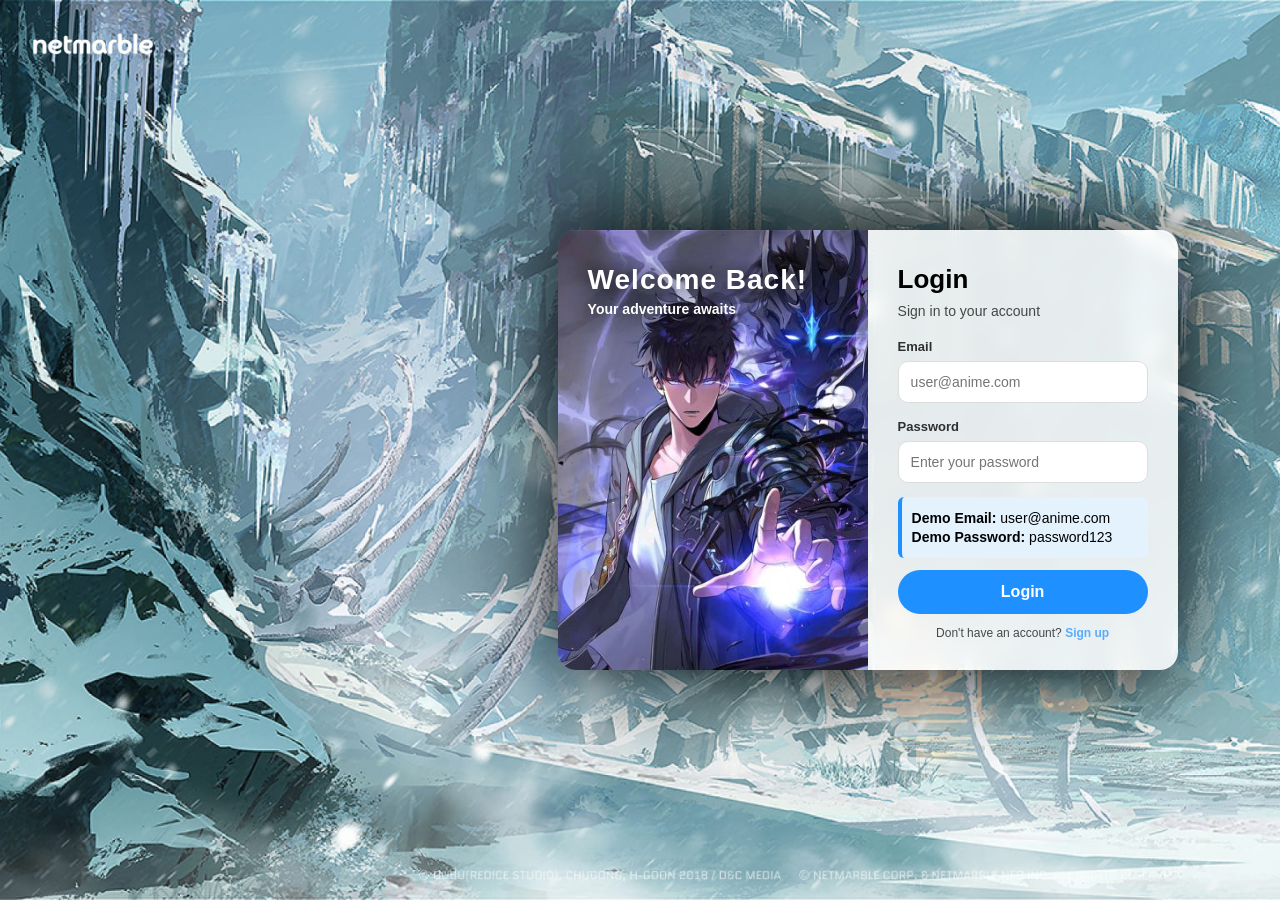
<file: login.html>
﻿<!DOCTYPE html>
<html lang="en">

<head>
    <meta charset="UTF-8">
    <meta name="viewport" content="width=device-width, initial-scale=1.0">
    <title>Login | Anime Atlas</title>
        <link rel="stylesheet" href="css/style.css">
</head>

<body class="login-page">

    <div class="main-card">
        <div class="card-left">
            <h2>Welcome Back!</h2>
            <p>Your adventure awaits</p>
        </div>

        <div class="card-right">
            <h1>Login</h1>
            <p>Sign in to your account</p>

            <div class="input-group">
                <label for="email">Email</label>
                <input type="email" id="email" placeholder="user@anime.com">
            </div>

            <div class="input-group">
                <label for="password">Password</label>
                <input type="password" id="password" placeholder="Enter your password">
            </div>

            <div class="demo-credentials">
                <p><strong>Demo Email:</strong> user@anime.com</p>
                <p><strong>Demo Password:</strong> password123</p>
            </div>

            <div class="login-btn">
                <a href="packages.html">Login</a>
            </div>

            <div class="signin">
                Don't have an account? <a href="index.html">Sign up</a>
            </div>
        </div>
    </div>

</body>

</html>
</file>
<file: css/style.css>
@import url('https://fonts.googleapis.com/css2?family=Orbitron:wght@400..900&display=swap');
@import url('https://fonts.googleapis.com/css2?family=Asimovian&display=swap');

* {
    margin: 0;
    padding: 0;
    box-sizing: border-box;
}

body {
    font-family: "Segoe UI", sans-serif;
    overflow-x: hidden;
}

::-webkit-scrollbar {
    width: 8px;
}

::-webkit-scrollbar-track {
    background: rgba(0, 0, 0, 0.3);
}

::-webkit-scrollbar-thumb {
    background: rgba(255, 183, 0, 0.8);
    border-radius: 4px;
}

video {
    position: fixed;
    inset: 0;
    width: 100vw;
    height: 100vh;
    object-fit: cover;
    z-index: -1;
}

.header {
    position: fixed;
    top: 0;
    left: 0;
    right: 0;
    display: flex;
    align-items: center;
    padding: 15px 20px;
    z-index: 100;
    background: linear-gradient(to bottom, rgba(0, 0, 0, 0.5), transparent);
}

.logo {
    width: 50px;
    height: 50px;
    background: url(/assets/logo.png) center/cover no-repeat;
    cursor: pointer;
    transition: transform 0.3s ease;
    border-radius: 8px;
}

.logo:hover {
    transform: scale(1.1);
}

.logo-text {
    color: white;
    font-family: 'Asimovian', sans-serif;
    font-size: 24px;
    letter-spacing: 2px;
    text-shadow: 0 0 10px black;
    text-decoration: none;
    margin-left: 15px;
    transition: color 0.3s ease;
    cursor: pointer;
}

.logo-text:hover {
    color: rgb(255, 183, 0);
}

.logo-container {
    display: flex;
    align-items: center;
    flex: 1;
}

nav.hheader {
    display: flex;
    justify-content: flex-end;
    gap: 30px;
    flex: 2;
    align-items: center;
    font-family: 'Orbitron', sans-serif;
    font-size: 14px;
}

nav.hheader a {
    color: white;
    text-decoration: none;
    text-shadow: 0 0 10px black;
    transition: all 0.3s ease;
    padding: 5px 10px;
    border-radius: 4px;
}

nav.hheader a:hover {
    color: rgb(255, 183, 0);
    background: rgba(255, 183, 0, 0.1);
}

.hamburger {
    display: none;
    flex-direction: column;
    cursor: pointer;
    gap: 6px;
    z-index: 101;
}

.hamburger span {
    width: 25px;
    height: 3px;
    background: white;
    border-radius: 2px;
    transition: all 0.3s ease;
}

.hamburger.active span:nth-child(1) {
    transform: rotate(45deg) translate(10px, 10px);
}

.hamburger.active span:nth-child(2) {
    opacity: 0;
}

.hamburger.active span:nth-child(3) {
    transform: rotate(-45deg) translate(7px, -7px);
}

.about-us-link {
    position: fixed;
    top: 65px;
    left: 20px;
    color: rgb(255, 183, 0);
    font-family: 'Asimovian', sans-serif;
    font-size: 12px;
    letter-spacing: 1px;
    text-decoration: none;
    text-shadow: 0 0 10px black;
    z-index: 99;
    transition: color 0.3s ease;
}

.about-us-link:hover {
    color: white;
}

.mobile-menu {
    display: none;
    position: fixed;
    top: 70px;
    right: 0;
    width: 100%;
    background: linear-gradient(to bottom, rgba(0, 0, 0, 0.95), rgba(0, 0, 0, 0.8));
    flex-direction: column;
    padding: 20px;
    gap: 15px;
    z-index: 99;
    max-height: calc(100vh - 70px);
    overflow-y: auto;
}

.mobile-menu.active {
    display: flex;
}

.mobile-menu a {
    color: white;
    text-decoration: none;
    padding: 12px 15px;
    border-radius: 4px;
    border-left: 3px solid transparent;
    transition: all 0.3s ease;
    font-family: 'Orbitron', sans-serif;
    font-size: 14px;
}

.mobile-menu a:hover {
    background: rgba(255, 183, 0, 0.2);
    border-left-color: rgb(255, 183, 0);
    color: rgb(255, 183, 0);
}

.site-footer {
    background: #1f2028;
    color: #bfc3c9;
    padding: 35px 20px 15px;
    margin-top: 0;
}

.home-footer {
    margin-top: 70px;
}

.footer-grid {
    display: flex;
    justify-content: space-between;
    flex-wrap: wrap;
    gap: 30px;
    max-width: 1200px;
    margin: 0 auto;
}

.footer-col {
    flex: 1;
    min-width: 200px;
}

.footer-col h3 {
    color: white;
    font-size: 16px;
    margin-bottom: 12px;
}

.footer-col a {
    display: block;
    color: #bfc3c9;
    text-decoration: none;
    margin-bottom: 6px;
    font-size: 14px;
    transition: color 0.3s ease;
}

.footer-col a:hover {
    color: rgb(255, 183, 0);
}

.footer-col p {
    font-size: 14px;
    line-height: 1.6;
}

.footer-brand {
    font-family: 'Asimovian', sans-serif;
    font-size: 24px;
    color: white;
    margin-bottom: 10px;
}

.footer-social {
    display: flex;
    gap: 10px;
    flex-wrap: wrap;
    margin-top: 10px;
}

.footer-social a {
    display: inline-block;
    color: white;
    transition: all 0.3s ease;
}

.footer-social a:hover {
    transform: scale(1.2);
}

.footer-social img {
    width: 20px;
    height: 20px;
}

.social-x {
    border-radius: 3px;
}

.footer-bottom {
    border-top: 1px solid #333;
    margin-top: 20px;
    padding-top: 10px;
    text-align: center;
    font-size: 13px;
}

/* Home */
.delayed-content {
    opacity: 0;
    animation: showContent 1.2s ease forwards;
    animation-delay: 1s;
}

@keyframes showContent {
    to {
        opacity: 1;
    }
}

.delayed-content2 {
    opacity: 0;
    animation: showContent2 1.2s ease forwards;
    animation-delay: 10.5s;
}

@keyframes showContent2 {
    to {
        opacity: 1;
    }
}

.hero {
    margin-top: 300px;
    text-align: center;
    color: white;
    text-shadow: 0 0 12px black;
    padding: 0 20px;
}

.hero h1 {
    font-family: 'Asimovian', sans-serif;
    font-size: 54px;
    letter-spacing: 2px;
    margin-bottom: 15px;
}

.hero p {
    font-size: 20px;
    max-width: 700px;
    margin: 0 auto;
    font-weight: 600;
    color: aliceblue;
    text-shadow: 0 0 8px black;
}

.features {
    margin-top: 80px;
    display: flex;
    justify-content: center;
    gap: 40px;
    flex-wrap: wrap;
    padding: 0 20px;
}

.feature-box {
    background: rgba(255, 255, 255, 0.55);
    padding: 20px 24px;
    border-radius: 10px;
    width: 220px;
    text-align: center;
    transition: all 0.3s ease;
    cursor: pointer;
}

.feature-box:hover {
    background: rgba(255, 255, 255, 0.75);
    transform: translateY(-5px);
    box-shadow: 0 8px 20px rgba(0, 0, 0, 0.3);
}

.feature-box h3 {
    color: rgb(180, 9, 112);
    font-family: 'Orbitron', sans-serif;
    text-shadow: 0 0 20px rgba(131, 0, 78, 0.751);
    font-size: 16px;
    margin-bottom: 6px;
}

.feature-box span {
    font-size: 14px;
}

.quote {
    margin-top: 90px;
    text-align: center;
    font-size: 26px;
    font-family: 'Asimovian', sans-serif;
    letter-spacing: 1px;
    color: white;
    text-shadow: 0 0 12px black;
    padding: 0 20px;
}

.packages-preview {
    margin-top: 100px;
    display: flex;
    justify-content: center;
    gap: 30px;
    flex-wrap: wrap;
    padding: 0 20px 100px;
}

.preview-card {
    background: rgba(255, 255, 255, 0.85);
    color: #111;
    width: 260px;
    border-radius: 12px;
    overflow: hidden;
    box-shadow: 0 0 25px rgba(0, 0, 0, 0.5);
    transition: all 0.3s ease;
    cursor: pointer;
}

.preview-card:hover {
    transform: translateY(-10px);
    box-shadow: 0 15px 35px rgba(0, 0, 0, 0.6);
}

.preview-card img {
    width: 100%;
    height: 150px;
    object-fit: cover;
}

.preview-card div {
    padding: 16px;
}

.preview-card h4 {
    font-family: 'Orbitron', sans-serif;
    font-size: 15px;
    margin-bottom: 4px;
}

.preview-card p {
    font-size: 13px;
}

/* Shared card pages */
.about-section,
.contact-section,
.destination-section,
.packages-section,
.gallery-section {
    margin-top: 80px;
    padding: 50px 20px 80px;
}

.about-section,
.contact-section,
.destination-section,
.packages-section,
.gallery-section,
.gallery-panel {
    display: flex;
    justify-content: center;
}

.about-section,
.gallery-section {
    align-items: center;
    flex-direction: column;
}

.about-container,
.contact-container,
.destination-container,
.packages-container,
.gallery-container {
    width: 100%;
    background: rgba(255, 255, 255, 0.582);
    border-radius: 14px;
    box-shadow: 0 0 60px rgba(0, 0, 0, 0.7);
    color: #111;
}

.about-container {
    max-width: 900px;
    padding: 40px;
}

.contact-container {
    max-width: 700px;
    padding: 40px;
}

.destination-container {
    max-width: 1120px;
    padding: 30px 30px 40px;
}

.packages-container {
    max-width: 1120px;
    padding: 40px 30px;
}

.gallery-container {
    max-width: 1200px;
    padding: 30px 30px 40px;
}

.about-title,
.contact-title,
.destination-title,
.packages-title,
.gallery-title {
    text-align: center;
    font-family: 'Asimovian', sans-serif;
    color: #000;
    letter-spacing: 2px;
}

.about-title,
.contact-title,
.destination-title,
.packages-title {
    font-size: 36px;
    margin-bottom: 30px;
}

.gallery-title {
    font-size: 36px;
    margin-bottom: 10px;
}

.about-content {
    font-size: 16px;
    line-height: 1.8;
    margin-bottom: 25px;
    text-align: justify;
}

.about-content h3 {
    font-family: 'Orbitron', sans-serif;
    color: rgb(180, 9, 112);
    margin-top: 25px;
    margin-bottom: 12px;
    font-size: 18px;
}

.features-list {
    display: grid;
    grid-template-columns: repeat(auto-fit, minmax(200px, 1fr));
    gap: 20px;
    margin-top: 30px;
}

.feature-item {
    background: linear-gradient(135deg, rgba(180, 9, 112, 0.2), rgba(255, 183, 0, 0.2));
    padding: 20px;
    border-radius: 10px;
    border-left: 4px solid rgb(255, 183, 0);
}

.feature-item h4 {
    color: rgb(180, 9, 112);
    margin-bottom: 8px;
}

.feature-item p {
    font-size: 14px;
    color: #333;
}

.contact-subtitle,
.gallery-subtitle {
    text-align: center;
    color: #666;
    font-size: 14px;
}

.contact-subtitle {
    margin-bottom: 30px;
}

.gallery-subtitle {
    margin-bottom: 40px;
}

.form-group {
    margin-bottom: 20px;
}

.form-group label {
    display: block;
    margin-bottom: 8px;
    font-weight: 600;
    color: #333;
    font-size: 14px;
}

.form-group input,
.form-group textarea {
    width: 100%;
    padding: 12px;
    border: 2px solid #ddd;
    border-radius: 8px;
    font-family: "Segoe UI", sans-serif;
    font-size: 14px;
    transition: all 0.3s ease;
}

.form-group input:focus,
.form-group textarea:focus {
    outline: none;
    border-color: rgb(255, 183, 0);
    box-shadow: 0 0 10px rgba(255, 183, 0, 0.3);
}

.form-group textarea {
    resize: vertical;
    min-height: 120px;
}

.error {
    color: #d32f2f;
    font-size: 12px;
    margin-top: 4px;
    display: none;
}

.error.show {
    display: block;
}

.submit-btn {
    width: 100%;
    padding: 12px;
    background: rgb(255, 183, 0);
    color: white;
    border: none;
    border-radius: 8px;
    font-size: 16px;
    font-weight: 600;
    cursor: pointer;
    transition: all 0.3s ease;
    margin-top: 10px;
}

.submit-btn:hover {
    background: rgb(230, 142, 0);
    transform: translateY(-2px);
    box-shadow: 0 8px 15px rgba(0, 0, 0, 0.3);
}

.success-message {
    background: #c8e6c9;
    color: #2e7d32;
    padding: 15px;
    border-radius: 8px;
    margin-bottom: 20px;
    display: none;
    text-align: center;
}

.success-message.show {
    display: block;
}

.contact-info {
    margin-top: 40px;
    padding-top: 30px;
    border-top: 2px solid #ddd;
    display: grid;
    grid-template-columns: repeat(auto-fit, minmax(150px, 1fr));
    gap: 20px;
}

.info-item {
    text-align: center;
}

.info-item h4 {
    color: rgb(180, 9, 112);
    margin-bottom: 8px;
    font-size: 14px;
}

.info-item p {
    font-size: 13px;
    color: #666;
}

.destination-grid {
    display: grid;
    grid-template-columns: repeat(auto-fit, minmax(300px, 1fr));
    gap: 35px;
}

.destination-card,
.package-card {
    background: #f4f4f4;
    border-radius: 14px;
    overflow: hidden;
    box-shadow: 0 8px 25px rgba(0, 0, 0, 0.2);
    transition: all 0.3s ease;
}

.destination-card:hover,
.package-card:hover {
    transform: translateY(-10px);
    box-shadow: 0 15px 35px rgba(0, 0, 0, 0.3);
    cursor: pointer;
}

.destination-card img {
    width: 100%;
    height: 230px;
    object-fit: cover;
}

.destination-content {
    padding: 25px;
}

.destination-content h3 {
    font-family: 'Orbitron', sans-serif;
    font-size: 18px;
    margin-bottom: 6px;
}

.anime-name {
    font-size: 13px;
    font-weight: 600;
    color: rgb(180, 9, 112);
    margin-bottom: 12px;
}

.destination-content p {
    font-size: 14px;
    line-height: 1.7;
    text-align: justify;
}

.packages-grid {
    display: grid;
    grid-template-columns: repeat(auto-fit, minmax(280px, 1fr));
    gap: 30px;
}

.package-card img {
    width: 100%;
    height: 190px;
    object-fit: cover;
}

.package-content {
    padding: 20px;
}

.package-content h3 {
    font-family: 'Orbitron', sans-serif;
    font-size: 16px;
    margin-bottom: 6px;
}

.package-content p {
    font-size: 14px;
    line-height: 1.6;
    margin-bottom: 15px;
}

.package-details span {
    display: block;
    font-size: 13px;
    margin-bottom: 4px;
}

.package-price {
    font-size: 18px;
    font-weight: bold;
    color: rgb(255, 183, 0);
    margin: 12px 0;
}

details {
    margin-top: 10px;
}

summary {
    list-style: none;
    cursor: pointer;
    display: inline-block;
    padding: 8px 14px;
    background: rgb(180, 9, 112);
    color: white;
    font-size: 13px;
    border-radius: 6px;
    transition: all 0.3s ease;
}

summary:hover {
    background: rgb(200, 20, 130);
    transform: translateY(-2px);
}

summary::-webkit-details-marker {
    display: none;
}

.price-box {
    margin-top: 20px;
    padding: 10px;
    color: #f3f3f3;
    background: #000000c4;
    border-radius: 6px;
    font-size: 13px;
}

.price-box p {
    margin-bottom: 6px;
    font-weight: 600;
}

.buttondiv {
    text-align: center;
    margin-top: 40px;
}

.pkgbtn {
    padding: 12px 30px;
    background: rgb(255, 183, 0);
    border: none;
    border-radius: 4px;
    color: white;
    font-size: 16px;
    cursor: pointer;
    font-weight: 600;
    transition: all 0.3s ease;
    text-decoration: none;
    display: inline-block;
}

.pkgbtn:hover {
    background: rgb(230, 142, 0);
    transform: translateY(-2px);
    box-shadow: 0 8px 15px rgba(0, 0, 0, 0.3);
}

.gallery-panel {
    width: 100%;
    max-width: 1200px;
    margin-bottom: 0;
}

.gallery-grid {
    display: grid;
    grid-template-columns: repeat(auto-fit, minmax(220px, 1fr));
    gap: 20px;
}

.gallery-item {
    position: relative;
    overflow: hidden;
    border-radius: 12px;
    box-shadow: 0 8px 25px rgba(0, 0, 0, 0.5);
    cursor: pointer;
    transition: all 0.3s ease;
    aspect-ratio: 3 / 4;
    background: rgba(255, 255, 255, 0.1);
}

.gallery-item:hover {
    transform: scale(1.05);
    box-shadow: 0 15px 40px rgba(255, 183, 0, 0.4);
}

.gallery-item img {
    width: 100%;
    height: 100%;
    object-fit: cover;
    transition: all 0.3s ease;
}

.gallery-item:hover img {
    filter: brightness(0.8);
}

.gallery-overlay {
    position: absolute;
    inset: 0;
    background: linear-gradient(to top, rgba(0, 0, 0, 0.8), transparent);
    display: flex;
    align-items: flex-end;
    padding: 20px;
    opacity: 0;
    transition: opacity 0.3s ease;
}

.gallery-item:hover .gallery-overlay {
    opacity: 1;
}

.gallery-title-text {
    color: white;
    font-family: 'Orbitron', sans-serif;
    font-size: 16px;
}

/* Login */
.login-page {
    width: 100vw;
    height: 100vh;
    background-image: url(/assets/skll1704431026489.jpg);
    background-size: cover;
    background-repeat: no-repeat;
    background-attachment: fixed;
    display: flex;
    align-items: center;
    justify-content: flex-end;
    padding-right: clamp(40px, 8vw, 140px);
    padding-left: 20px;
    scrollbar-width: none;
    overflow: hidden;
}

.main-card {
    width: 620px;
    height: 440px;
    display: flex;
    border-radius: 18px;
    overflow: hidden;
    box-shadow: 0 0 90px rgb(0, 0, 0);
}

.card-left {
    width: 50%;
    background: url("/assets/Jin_woo.jpg") center/cover no-repeat;
    padding: 30px;
    color: white;
    display: flex;
    flex-direction: column;
    justify-content: center;
}

.card-left h2 {
    font-size: 28px;
    letter-spacing: 1px;
    margin-top: -320px;
    text-shadow: 0 0 20px rgb(0, 0, 0);
    font-weight: 600;
}

.card-left p {
    margin-top: 5px;
    font-size: 14px;
    font-weight: bold;
    text-shadow: 0 0 20px rgb(0, 0, 0);
}

.card-right {
    width: 50%;
    background: rgba(255, 255, 255, 0.85);
    backdrop-filter: blur(8px);
    padding: 34px 30px;
    overflow-y: hidden;
}

.card-right h1 {
    font-size: 26px;
    margin-bottom: 8px;
}

.card-right p {
    font-size: 14px;
    opacity: 0.7;
    margin-bottom: 18px;
}

.input-group {
    margin-bottom: 14px;
    padding-right: 0;
}

.input-group label {
    font-size: 13px;
    opacity: 0.8;
    font-weight: 600;
}

.input-group input {
    width: 100%;
    margin-top: 6px;
    padding: 12px;
    border-radius: 10px;
    border: 1px solid #ddd;
    outline: none;
    font-size: 14px;
}

.login-btn a {
    display: block;
    text-align: center;
    padding: 13px;
    border-radius: 25px;
    text-decoration: none;
    background: #1e90ff;
    color: white;
    font-weight: 600;
    margin-top: 12px;
    transition: all 0.3s ease;
}

.login-btn a:hover {
    background: #1873cc;
    transform: translateY(-2px);
}

.signin {
    margin-top: 12px;
    font-size: 12px;
    opacity: 0.7;
    text-align: center;
}

.signin a {
    text-decoration: none;
    color: #1e90ff;
    font-weight: 600;
}

.signin a:hover {
    text-decoration: underline;
    color: #000;
}

.demo-credentials {
    margin-top: 8px;
    padding: 10px;
    background: #e3f2fd;
    border-left: 4px solid #1e90ff;
    border-radius: 6px;
    font-size: 11px;
}

.demo-credentials p {
    margin: 3px 0;
    opacity: 1;
}

@media (max-width: 768px) {
    .header {
        padding: 12px 15px;
    }

    .logo {
        width: 40px;
        height: 40px;
    }

    .logo-text {
        font-size: 18px;
        margin-left: 10px;
    }

    nav.hheader {
        display: none;
    }

    .hamburger {
        display: flex;
    }

    .about-us-link {
        top: 50px;
        font-size: 11px;
    }

    .hero {
        margin-top: 200px;
    }

    .hero h1 {
        font-size: 36px;
    }

    .hero p {
        font-size: 16px;
    }

    .features {
        gap: 20px;
        margin-top: 60px;
    }

    .feature-box {
        width: 180px;
        padding: 15px 18px;
    }

    .quote {
        font-size: 20px;
        margin-top: 60px;
    }

    .packages-preview {
        gap: 20px;
        margin-top: 60px;
    }

    .preview-card {
        width: 220px;
    }

    .about-section,
    .contact-section,
    .destination-section,
    .packages-section,
    .gallery-section {
        padding: 70px 15px 70px;
        margin-top: 60px;
    }

    .about-container,
    .contact-container {
        padding: 30px 25px;
    }

    .destination-container,
    .gallery-container {
        padding: 25px 15px 30px;
    }

    .packages-container {
        padding: 30px 20px;
    }

    .about-title,
    .contact-title,
    .destination-title,
    .packages-title,
    .gallery-title {
        font-size: 28px;
    }

    .destination-grid {
        grid-template-columns: 1fr;
        gap: 25px;
    }

    .packages-grid {
        grid-template-columns: repeat(auto-fit, minmax(250px, 1fr));
        gap: 20px;
    }

    .gallery-grid {
        grid-template-columns: repeat(auto-fit, minmax(180px, 1fr));
        gap: 15px;
    }

    .gallery-title {
        font-size: 28px;
    }

    .gallery-item {
        aspect-ratio: 3 / 4;
    }

    .contact-info {
        grid-template-columns: repeat(2, 1fr);
    }

    .destination-card img {
        height: 200px;
    }

    .package-card img {
        height: 160px;
    }

    .site-footer {
        padding: 25px 15px 10px;
    }

    .footer-grid {
        gap: 20px;
    }

    .main-card {
        flex-direction: column;
        height: auto;
        width: 90%;
    }

    .login-page {
        padding-left: 15px;
        padding-right: 15px;
        justify-content: center;
    }

    .card-left {
        width: 100%;
        padding: 20px;
        min-height: 150px;
    }

    .card-left h2 {
        margin-top: 0;
        font-size: 24px;
    }

    .card-right {
        width: 100%;
        padding: 30px 20px;
        overflow-y: visible;
    }

    .card-right h1 {
        font-size: 20px;
    }

    .input-group {
        padding-right: 0;
    }
}

@media (max-width: 480px) {
    .logo {
        width: 35px;
        height: 35px;
    }

    .logo-text {
        font-size: 16px;
        margin-left: 8px;
    }

    .about-us-link {
        top: 45px;
        left: 15px;
        font-size: 10px;
    }

    .hero {
        margin-top: 150px;
        padding: 0 15px;
    }

    .hero h1 {
        font-size: 24px;
        letter-spacing: 1px;
    }

    .hero p {
        font-size: 14px;
    }

    .features {
        gap: 15px;
        margin-top: 50px;
        padding: 0 15px;
    }

    .feature-box {
        width: 100%;
        max-width: 200px;
        padding: 12px 15px;
    }

    .feature-box h3 {
        font-size: 14px;
    }

    .feature-box span {
        font-size: 12px;
    }

    .quote {
        font-size: 16px;
        margin-top: 50px;
        padding: 0 12px;
    }

    .packages-preview {
        gap: 15px;
        margin-top: 50px;
        padding: 0 12px 70px;
    }

    .preview-card {
        width: 100%;
        max-width: 240px;
    }

    .about-section,
    .contact-section,
    .destination-section,
    .packages-section,
    .gallery-section {
        padding: 60px 12px 50px;
        margin-top: 50px;
    }

    .about-container,
    .contact-container,
    .destination-container,
    .packages-container,
    .gallery-container {
        padding: 20px 12px 25px;
        border-radius: 10px;
    }

    .about-title,
    .contact-title,
    .destination-title,
    .packages-title,
    .gallery-title {
        font-size: 22px;
        margin-bottom: 20px;
    }

    .about-content {
        font-size: 13px;
        text-align: left;
    }

    .about-content h3 {
        font-size: 16px;
    }

    .feature-item {
        padding: 15px;
    }

    .feature-item h4 {
        font-size: 14px;
    }

    .feature-item p {
        font-size: 12px;
    }

    .contact-subtitle,
    .gallery-subtitle {
        font-size: 12px;
    }

    .contact-container {
        padding: 20px 15px;
    }

    .form-group label {
        font-size: 12px;
    }

    .form-group input,
    .form-group textarea {
        padding: 10px;
        font-size: 13px;
    }

    .form-group textarea {
        min-height: 100px;
    }

    .submit-btn {
        font-size: 14px;
        padding: 10px;
    }

    .contact-info {
        grid-template-columns: 1fr;
        gap: 15px;
    }

    .packages-grid {
        gap: 15px;
    }

    .packages-container {
        padding: 20px 12px;
    }

    .packages-title {
        font-size: 22px;
    }

    .package-card img,
    .destination-card img {
        height: 160px;
    }

    .package-content,
    .destination-content {
        padding: 15px;
    }

    .destination-content h3,
    .package-content h3 {
        font-size: 16px;
    }

    .destination-content p,
    .package-content p {
        font-size: 12px;
    }

    .anime-name {
        font-size: 12px;
    }

    .gallery-grid {
        grid-template-columns: repeat(auto-fit, minmax(140px, 1fr));
        gap: 10px;
    }

    .gallery-overlay {
        padding: 12px;
    }

    .gallery-title-text {
        font-size: 13px;
    }

    .site-footer {
        padding: 20px 12px 10px;
    }

    .footer-grid {
        gap: 15px;
        flex-direction: column;
    }

    .footer-col {
        min-width: 100%;
    }

    .footer-brand {
        font-size: 18px;
    }

    .footer-col h3 {
        font-size: 14px;
    }

    .footer-col a,
    .footer-col p {
        font-size: 12px;
    }

    .main-card {
        width: 100%;
        max-width: 100%;
        flex-direction: column;
    }

    .login-page {
        padding: 0;
        min-height: 100vh;
        overflow-y: auto;
        justify-content: center;
        align-items: flex-start;
        padding-top: 20px;
        padding-bottom: 20px;
    }

    .card-left {
        width: 100%;
        min-height: 120px;
        padding: 15px;
    }

    .card-left h2 {
        font-size: 20px;
    }

    .card-left p {
        font-size: 12px;
    }

    .card-right {
        width: 100%;
        padding: 20px 15px;
    }

    .card-right h1 {
        font-size: 18px;
        margin-bottom: 8px;
    }

    .card-right > p {
        font-size: 12px;
        margin-bottom: 15px;
    }

    .input-group {
        margin-bottom: 12px;
        padding-right: 0;
    }

    .input-group input {
        padding: 10px;
        font-size: 14px;
    }

    .login-btn a {
        margin-top: 15px;
        padding: 11px;
        font-size: 14px;
    }

    .demo-credentials {
        margin-top: 10px;
        padding: 8px;
        font-size: 10px;
    }
}
</file>
